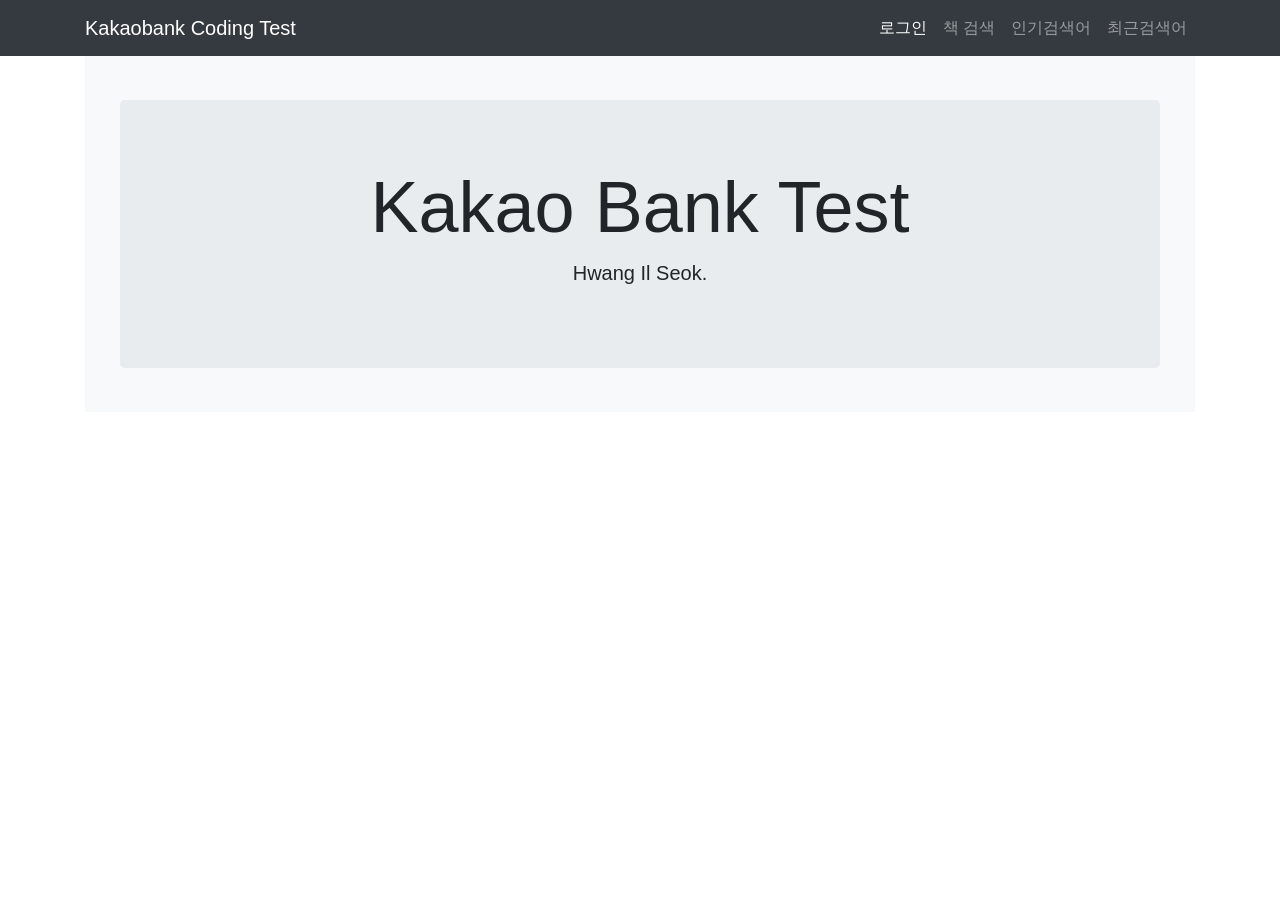
<file: kakaoank.test/src/main/resources/static/index.html>
<!DOCTYPE html>
<html lang="en">

<head>

  <meta charset="utf-8">
  <meta name="viewport" content="width=device-width, initial-scale=1, shrink-to-fit=no">
  <meta name="description" content="">
  <meta name="author" content="">

  <title>Heroic Features - Start Bootstrap Template</title>
  
  <!-- Custom styles for this template -->
  <link href="css/heroic-features.css" rel="stylesheet">
	
	<!-- include css -->
  <link href="css/common.css" rel="stylesheet">
  <link href="css/bootstrap/bootstrap.min.css" rel="stylesheet">	
	    <!-- include js -->
  <script src="js/jquery-3.4.1.min.js"></script>
  <script src="js/common.js"></script>
  <!-- Bootstrap core JavaScript -->
  <script src="js/bootstrap/bootstrap.bundle.min.js"></script>
    
</head>

   <body>
    <section class="body">
      <!--  head start -->
      
      
	  <!-- Navigation -->
	  <nav class="navbar navbar-expand-lg navbar-dark bg-dark fixed-top">
	    <div class="container">
	      <a class="navbar-brand" href="#">Kakaobank Coding Test</a>
	      <button class="navbar-toggler" type="button" data-toggle="collapse" data-target="#navbarResponsive" aria-controls="navbarResponsive" aria-expanded="false" aria-label="Toggle navigation">
	        <span class="navbar-toggler-icon"></span>
	      </button>
	      <div class="collapse navbar-collapse" id="navbarResponsive">
	        <ul class="navbar-nav ml-auto">
	          <li class="nav-item active">
	            <a id="nav-login" class="nav-link" href="javascript:ajaxLoad('GET', '/loginForm', '', null , null);">로그인
	              <span class="sr-only">(current)</span>
	            </a>
	          </li>
	          <li class="nav-item">
	            <a class="nav-link" href="javascript:ajaxLoad('GET', '/booksearch/searchBooksForm', '', null , null);">책 검색</a>
	          </li>
	          <li class="nav-item">
	            <a class="nav-link" href="javascript:ajaxLoad('GET', '/keyword/inquiry_popular', '', null , null);">인기검색어</a>
	          </li>
	           <li class="nav-item">
	            <a class="nav-link" href="javascript:ajaxLoad('GET', '/keyword/inquiry_history', '', null , null);">최근검색어</a>
	          </li>
	        </ul>
	      </div>
	    </div>
	  </nav>
	      
	  <!-- Page Content -->
	  <div class="container">
      <!--  head end -->
	      <!-- Masthead -->
			<section class="features-icons bg-light text-center">
	   	 		<div class="container" style="padding:20px">
			      <!--  content start -->
			      <!-- Page Content -->
			  	  <div class="container" id="main_container">
			     	 <!-- Jumbotron Header -->
					    <header class="jumbotron my-4">
					      <h1 class="display-3">Kakao Bank Test</h1>
					      <p class="lead">Hwang Il Seok.</p>
					    </header>
			      </div>
			      <!--  content end -->
			   </div>
		   </section>
	   
	   </div>
	   
    </section>


	<!-- Bootstrap core JavaScript -->
  </body>
  
</html>
</file>
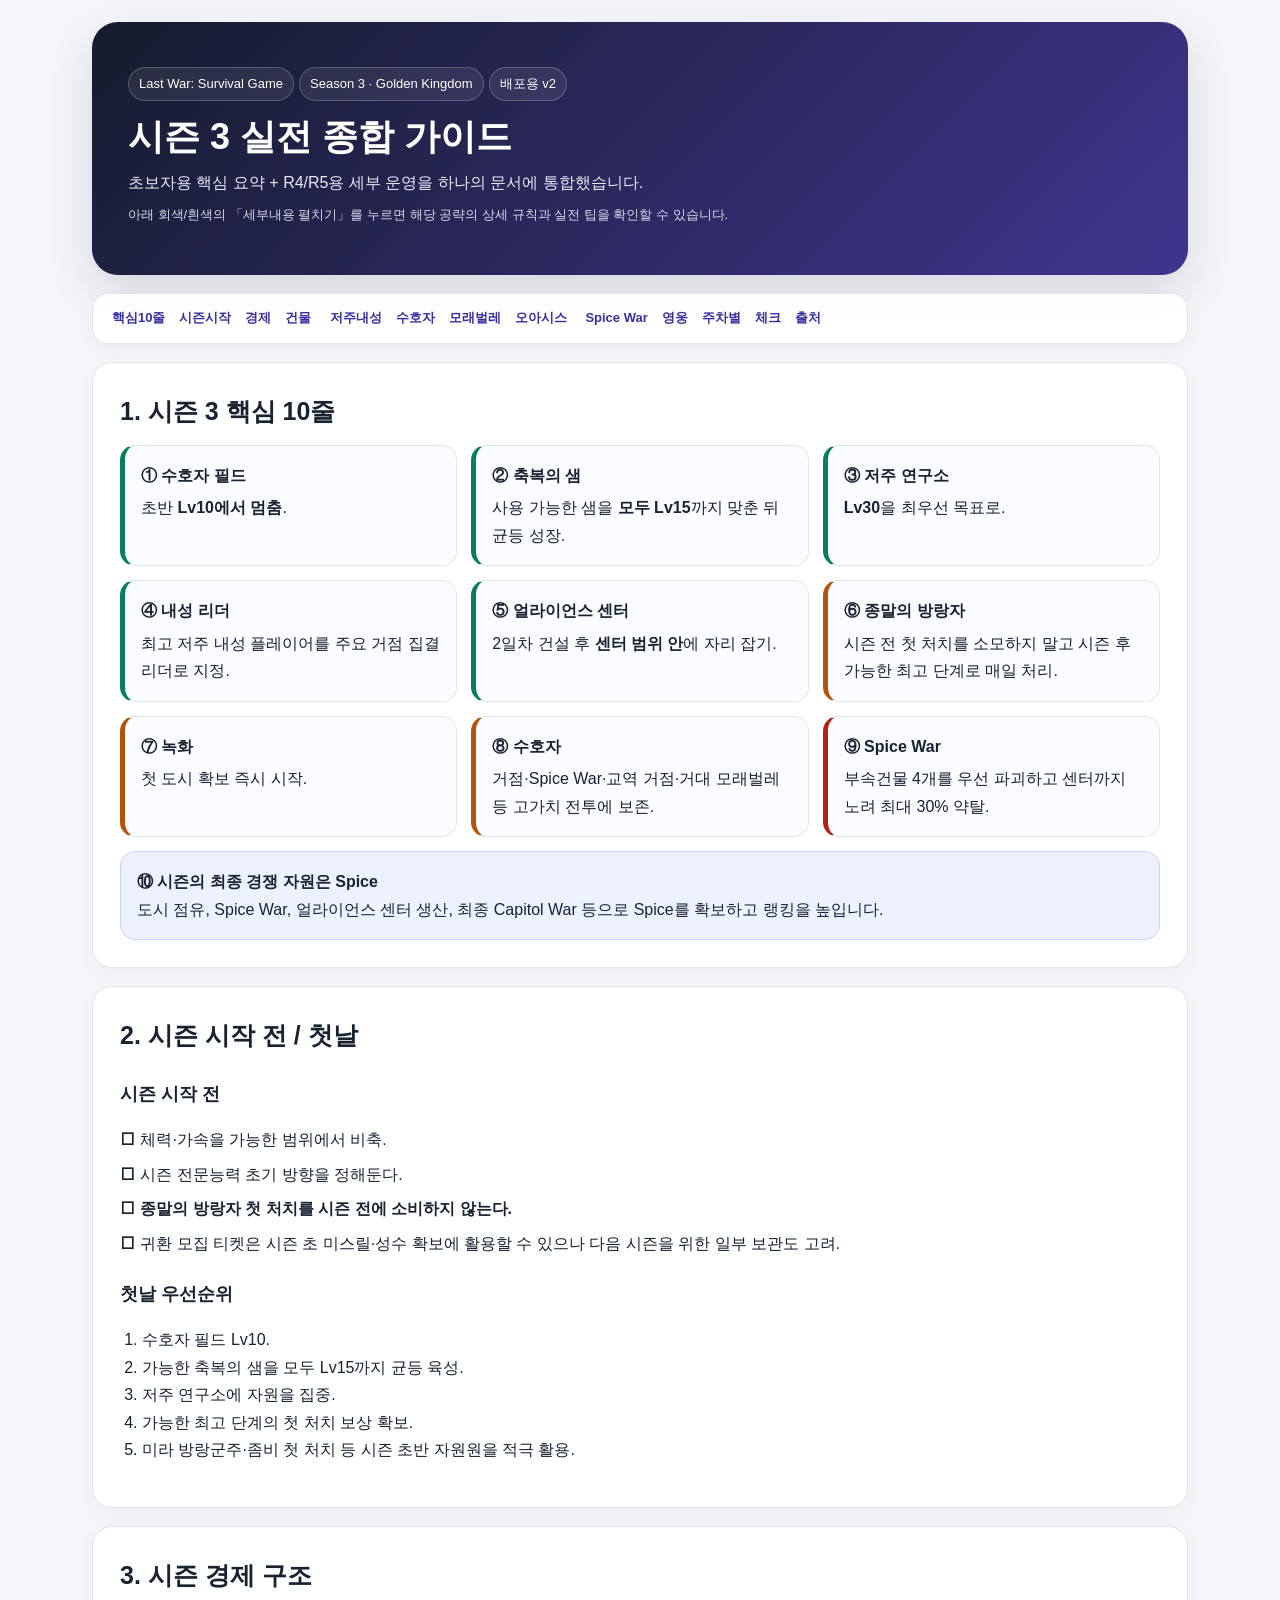
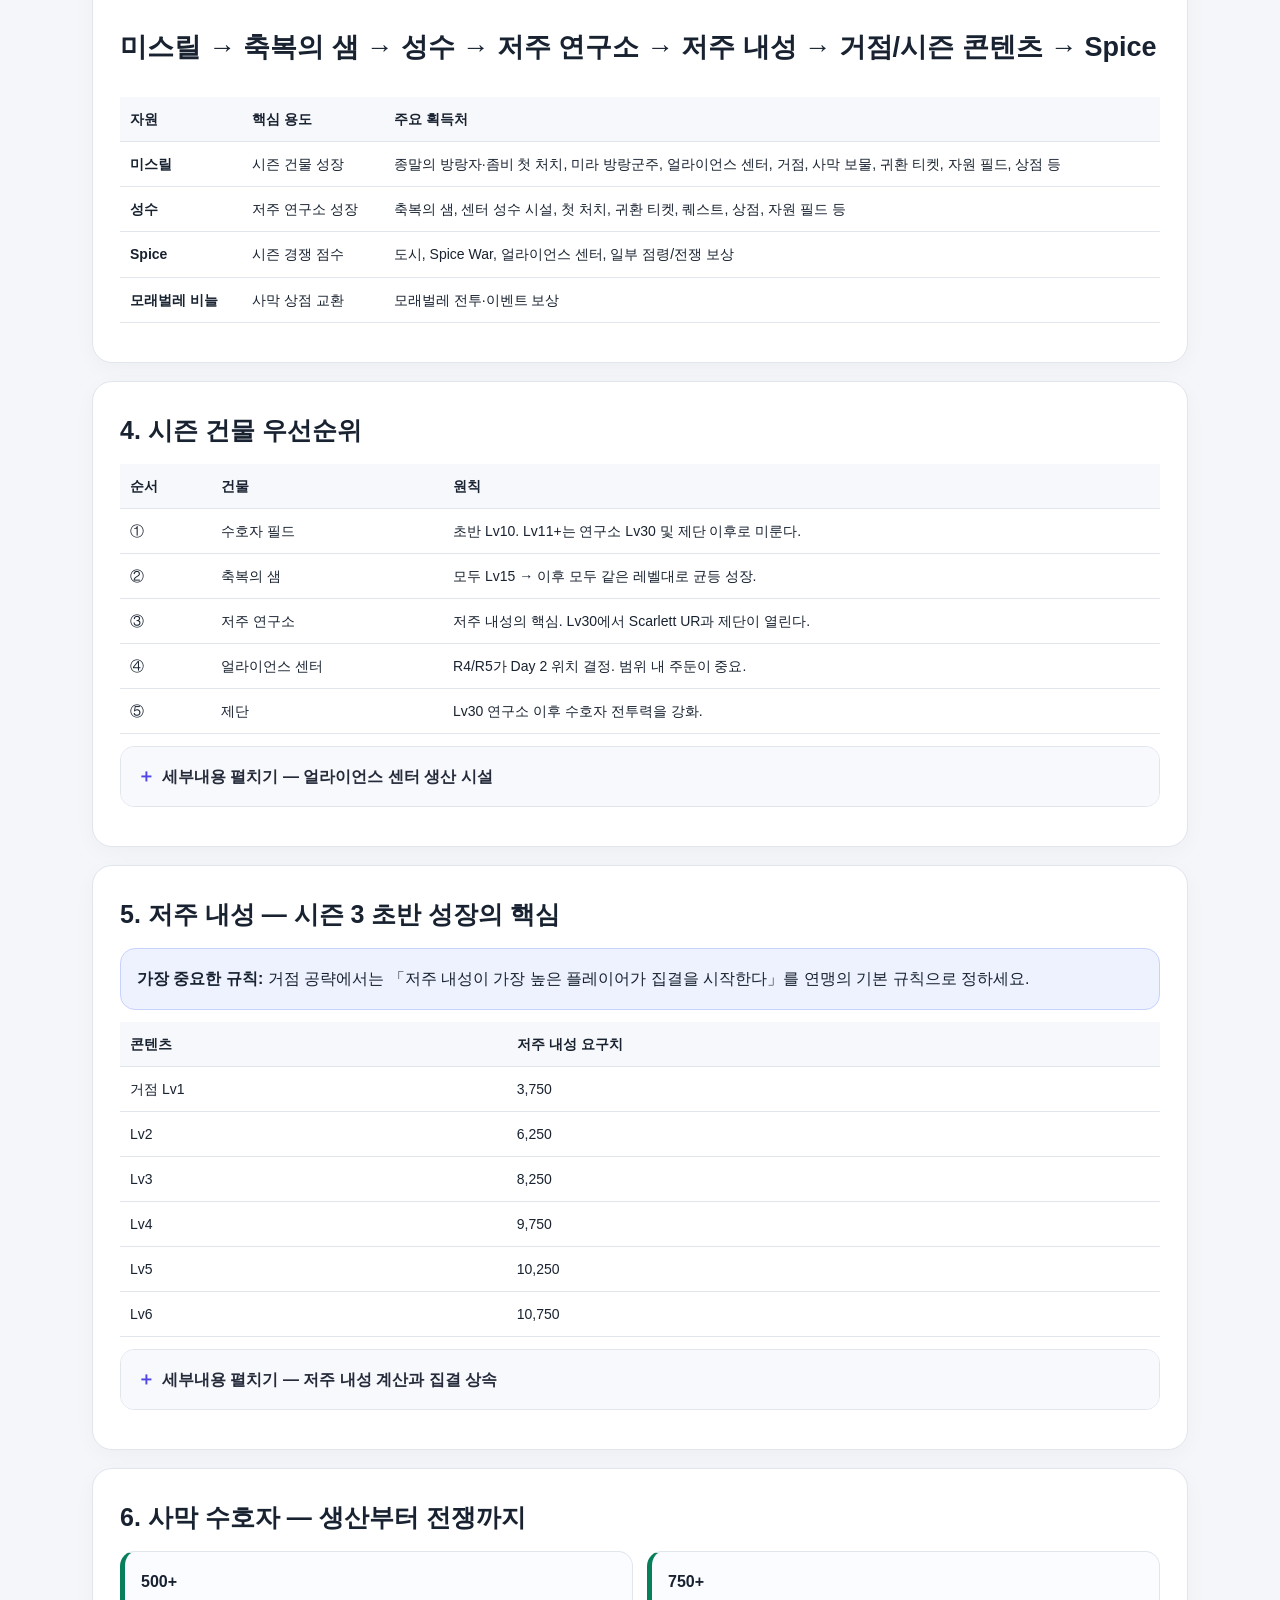
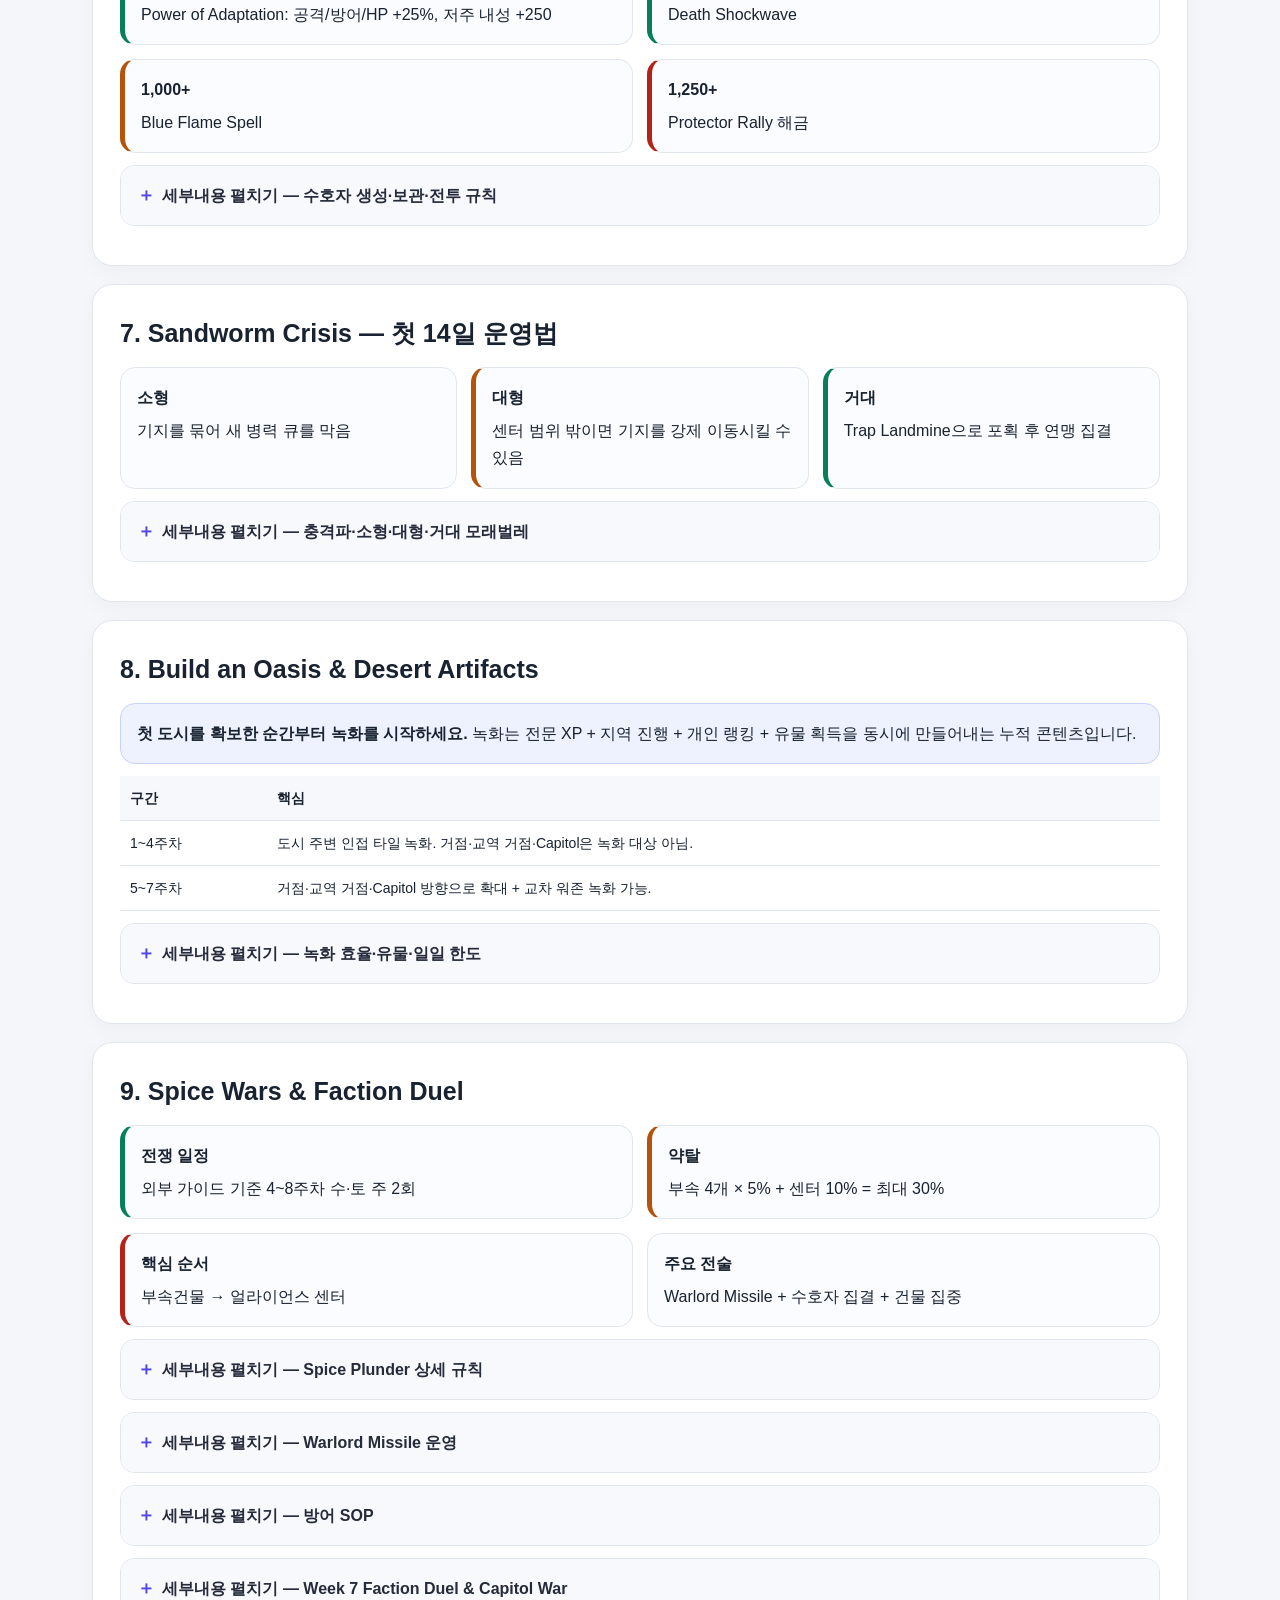
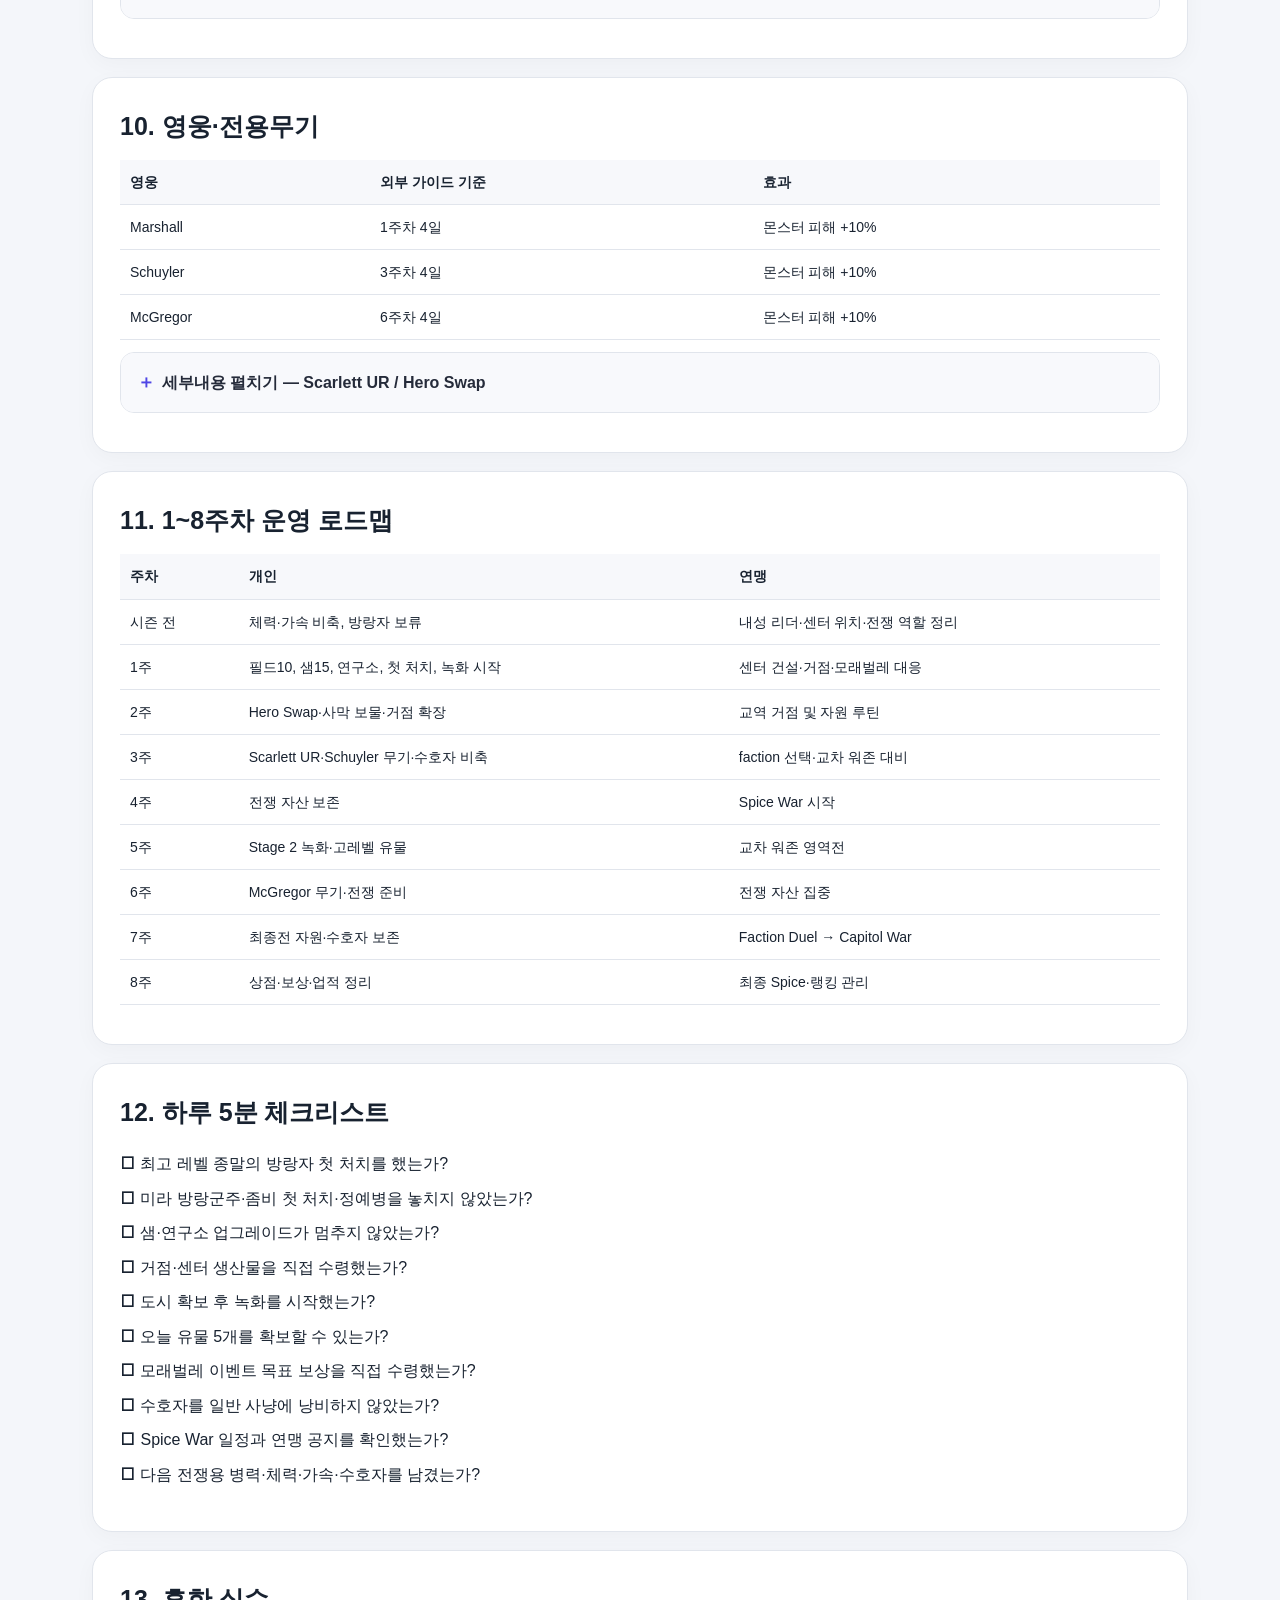
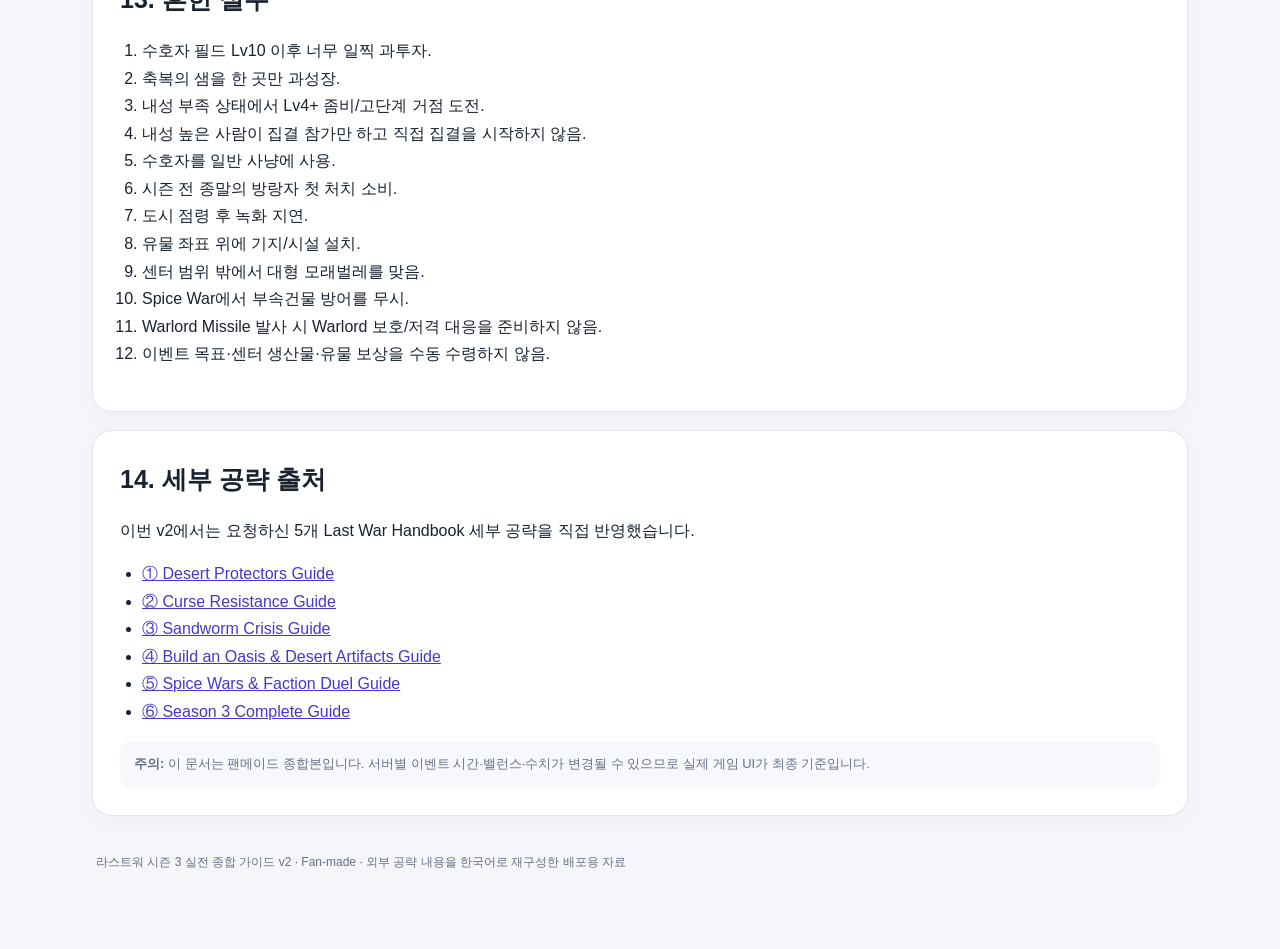
<file: kakaoank.test/src/라스트워_시즌3_가이드.html>
<!doctype html>
<html lang="ko">
<head>
<meta charset="utf-8">
<meta name="viewport" content="width=device-width,initial-scale=1">
<title>라스트워 시즌 3 실전 종합 가이드 v2</title>
<style>
:root{--bg:#f4f6fa;--card:#fff;--ink:#182230;--muted:#667085;--line:#e1e5ec;--p:#4f46e5;--p2:#3730a3;--g:#087f5b;--w:#b45309;--r:#b42318}
*{box-sizing:border-box}html{scroll-behavior:smooth}
body{margin:0;background:var(--bg);color:var(--ink);font-family:-apple-system,BlinkMacSystemFont,"Segoe UI","Noto Sans KR",sans-serif;line-height:1.72}
.wrap{max-width:1140px;margin:auto;padding:22px}
.hero{background:linear-gradient(135deg,#161b2d,#40358f);color:#fff;border-radius:26px;padding:42px 36px;margin-bottom:18px;box-shadow:0 18px 45px #11182722}
.hero h1{font-size:36px;line-height:1.25;margin:10px 0}.hero p{margin:7px 0;color:#e9e9f6}
.tag{display:inline-block;padding:5px 10px;border:1px solid #ffffff35;background:#ffffff14;border-radius:999px;font-size:13px;margin:3px 5px 3px 0}
nav{position:sticky;top:8px;z-index:20;background:#ffffffed;backdrop-filter:blur(12px);border:1px solid var(--line);border-radius:16px;padding:9px 12px;margin:14px 0;box-shadow:0 5px 20px #1118270c}
nav a{display:inline-block;text-decoration:none;color:var(--p2);font-weight:800;font-size:13px;margin:4px 7px}
.card{background:var(--card);border:1px solid var(--line);border-radius:20px;padding:27px;margin:18px 0;box-shadow:0 6px 22px #11182708}
h2{font-size:25px;margin:0 0 12px}h3{font-size:18px;margin:22px 0 8px}
.grid{display:grid;grid-template-columns:repeat(2,minmax(0,1fr));gap:14px}.grid3{display:grid;grid-template-columns:repeat(3,minmax(0,1fr));gap:14px}
.box{border:1px solid var(--line);border-radius:15px;padding:16px;background:#fbfcff}.box strong{display:block;margin-bottom:5px}
.good{border-left:5px solid var(--g)}.warn{border-left:5px solid var(--w)}.danger{border-left:5px solid var(--r)}
.callout{background:#eef2ff;border:1px solid #c7d2fe;border-radius:15px;padding:16px}
.note{font-size:13px;color:var(--muted);background:#f7f8fb;border-radius:12px;padding:12px 14px}
.small{font-size:13px;color:var(--muted)}.kpi{font-size:27px;font-weight:900}
table{width:100%;border-collapse:collapse;margin:12px 0;font-size:14px}th,td{border-bottom:1px solid var(--line);padding:10px;text-align:left;vertical-align:top}th{background:#f7f8fb}
ul,ol{padding-left:22px}.check{list-style:none;padding:0}.check li{margin:7px 0}.check li:before{content:"☐ ";font-weight:900}
a{color:#4338ca}.footer{font-size:12px;color:var(--muted);padding:18px 4px 55px}
.badge{display:inline-block;font-size:12px;font-weight:800;padding:3px 8px;border-radius:999px;background:#eef2ff;color:#3730a3}
details{border:1px solid var(--line);border-radius:14px;margin:12px 0;background:#fff;overflow:hidden}
details>summary{cursor:pointer;list-style:none;padding:14px 16px;font-weight:900;background:#f8f9fc;color:#252b3a}
details>summary::-webkit-details-marker{display:none}
details>summary:before{content:"＋";display:inline-block;width:25px;color:var(--p);font-size:18px}
details[open]>summary:before{content:"−"}
.details-body{padding:16px 18px;border-top:1px solid var(--line)}
.source-list a{word-break:break-all}
@media(max-width:760px){.wrap{padding:12px}.hero{padding:29px 22px}.hero h1{font-size:28px}.grid,.grid3{grid-template-columns:1fr}nav{top:0}nav a{margin:3px 5px}}
@media print{body{background:#fff}.hero{box-shadow:none}.card{break-inside:avoid;box-shadow:none}nav{position:static}details{break-inside:avoid}details[open] .details-body{display:block}}
</style>
</head>
<body>
<div class="wrap">

<section class="hero">
<span class="tag">Last War: Survival Game</span><span class="tag">Season 3 · Golden Kingdom</span><span class="tag">배포용 v2</span>
<h1>시즌 3 실전 종합 가이드</h1>
<p>초보자용 핵심 요약 + R4/R5용 세부 운영을 하나의 문서에 통합했습니다.</p>
<p class="small" style="color:#d8d9e8">아래 회색/흰색의 「세부내용 펼치기」를 누르면 해당 공략의 상세 규칙과 실전 팁을 확인할 수 있습니다.</p>
</section>

<nav>
<a href="#quick">핵심10줄</a><a href="#start">시즌시작</a><a href="#economy">경제</a><a href="#buildings">건물</a>
<a href="#resist">저주내성</a><a href="#protectors">수호자</a><a href="#sandworm">모래벌레</a><a href="#oasis">오아시스</a>
<a href="#spice">Spice War</a><a href="#heroes">영웅</a><a href="#weeks">주차별</a><a href="#daily">체크</a><a href="#sources">출처</a>
</nav>

<section id="quick" class="card">
<h2>1. 시즌 3 핵심 10줄</h2>
<div class="grid3">
<div class="box good"><strong>① 수호자 필드</strong>초반 <b>Lv10에서 멈춤</b>.</div>
<div class="box good"><strong>② 축복의 샘</strong>사용 가능한 샘을 <b>모두 Lv15</b>까지 맞춘 뒤 균등 성장.</div>
<div class="box good"><strong>③ 저주 연구소</strong><b>Lv30</b>을 최우선 목표로.</div>
<div class="box good"><strong>④ 내성 리더</strong>최고 저주 내성 플레이어를 주요 거점 집결 리더로 지정.</div>
<div class="box good"><strong>⑤ 얼라이언스 센터</strong>2일차 건설 후 <b>센터 범위 안</b>에 자리 잡기.</div>
<div class="box warn"><strong>⑥ 종말의 방랑자</strong>시즌 전 첫 처치를 소모하지 말고 시즌 후 가능한 최고 단계로 매일 처리.</div>
<div class="box warn"><strong>⑦ 녹화</strong>첫 도시 확보 즉시 시작.</div>
<div class="box warn"><strong>⑧ 수호자</strong>거점·Spice War·교역 거점·거대 모래벌레 등 고가치 전투에 보존.</div>
<div class="box danger"><strong>⑨ Spice War</strong>부속건물 4개를 우선 파괴하고 센터까지 노려 최대 30% 약탈.</div>
</div>
<div class="callout" style="margin-top:14px"><b>⑩ 시즌의 최종 경쟁 자원은 Spice</b><br>도시 점유, Spice War, 얼라이언스 센터 생산, 최종 Capitol War 등으로 Spice를 확보하고 랭킹을 높입니다.</div>
</section>

<section id="start" class="card">
<h2>2. 시즌 시작 전 / 첫날</h2>
<h3>시즌 시작 전</h3>
<ul class="check"><li>체력·가속을 가능한 범위에서 비축.</li><li>시즌 전문능력 초기 방향을 정해둔다.</li><li><b>종말의 방랑자 첫 처치를 시즌 전에 소비하지 않는다.</b></li><li>귀환 모집 티켓은 시즌 초 미스릴·성수 확보에 활용할 수 있으나 다음 시즌을 위한 일부 보관도 고려.</li></ul>
<h3>첫날 우선순위</h3>
<ol><li>수호자 필드 Lv10.</li><li>가능한 축복의 샘을 모두 Lv15까지 균등 육성.</li><li>저주 연구소에 자원을 집중.</li><li>가능한 최고 단계의 첫 처치 보상 확보.</li><li>미라 방랑군주·좀비 첫 처치 등 시즌 초반 자원원을 적극 활용.</li></ol>
</section>

<section id="economy" class="card">
<h2>3. 시즌 경제 구조</h2>
<p class="kpi">미스릴 → 축복의 샘 → 성수 → 저주 연구소 → 저주 내성 → 거점/시즌 콘텐츠 → Spice</p>
<table><tr><th>자원</th><th>핵심 용도</th><th>주요 획득처</th></tr>
<tr><td><b>미스릴</b></td><td>시즌 건물 성장</td><td>종말의 방랑자·좀비 첫 처치, 미라 방랑군주, 얼라이언스 센터, 거점, 사막 보물, 귀환 티켓, 자원 필드, 상점 등</td></tr>
<tr><td><b>성수</b></td><td>저주 연구소 성장</td><td>축복의 샘, 센터 성수 시설, 첫 처치, 귀환 티켓, 퀘스트, 상점, 자원 필드 등</td></tr>
<tr><td><b>Spice</b></td><td>시즌 경쟁 점수</td><td>도시, Spice War, 얼라이언스 센터, 일부 점령/전쟁 보상</td></tr>
<tr><td><b>모래벌레 비늘</b></td><td>사막 상점 교환</td><td>모래벌레 전투·이벤트 보상</td></tr>
</table>
</section>

<section id="buildings" class="card">
<h2>4. 시즌 건물 우선순위</h2>
<table><tr><th>순서</th><th>건물</th><th>원칙</th></tr>
<tr><td>①</td><td>수호자 필드</td><td>초반 Lv10. Lv11+는 연구소 Lv30 및 제단 이후로 미룬다.</td></tr>
<tr><td>②</td><td>축복의 샘</td><td>모두 Lv15 → 이후 모두 같은 레벨대로 균등 성장.</td></tr>
<tr><td>③</td><td>저주 연구소</td><td>저주 내성의 핵심. Lv30에서 Scarlett UR과 제단이 열린다.</td></tr>
<tr><td>④</td><td>얼라이언스 센터</td><td>R4/R5가 Day 2 위치 결정. 범위 내 주둔이 중요.</td></tr>
<tr><td>⑤</td><td>제단</td><td>Lv30 연구소 이후 수호자 전투력을 강화.</td></tr>
</table>
<details><summary>세부내용 펼치기 — 얼라이언스 센터 생산 시설</summary><div class="details-body">
<ul><li>외부 공략 기준 센터는 Spice 누적에 따라 자동 레벨업.</li><li>Lv5: Mithril Plant, Lv10: Exploratory Well, Lv15: Sacred Water Hut, Lv20: Obelisk가 핵심 생산/지원 시설로 열립니다.</li><li>생산물은 자동 수령이 아니므로 매일 센터 화면을 열어 직접 수령합니다.</li><li>특히 Lv20 Obelisk는 수호자 뿔 생산과 연결되므로 전쟁 준비 기간에 수령 누락을 피해야 합니다.</li></ul>
</div></details>
</section>

<section id="resist" class="card">
<h2>5. 저주 내성 — 시즌 3 초반 성장의 핵심</h2>
<div class="callout"><b>가장 중요한 규칙:</b> 거점 공략에서는 「저주 내성이 가장 높은 플레이어가 집결을 시작한다」를 연맹의 기본 규칙으로 정하세요.</div>
<table><tr><th>콘텐츠</th><th>저주 내성 요구치</th></tr><tr><td>거점 Lv1</td><td>3,750</td></tr><tr><td>Lv2</td><td>6,250</td></tr><tr><td>Lv3</td><td>8,250</td></tr><tr><td>Lv4</td><td>9,750</td></tr><tr><td>Lv5</td><td>10,250</td></tr><tr><td>Lv6</td><td>10,750</td></tr></table>
<details><summary>세부내용 펼치기 — 저주 내성 계산과 집결 상속</summary><div class="details-body">
<h3>내성의 기본 구조</h3>
<p>저주 내성은 하드 임계치 방식입니다. 요구치 이상이면 정상적으로 전투하고, 미달하면 피해 효율이 크게 떨어집니다.</p>
<ul><li>주요 원천: 저주 연구소 레벨</li><li>수호자 500+의 <b>Power of Adaptation</b>: 해당 행군에 +250 저주 내성</li><li>주간 패스: 초반 +250 저주 내성 보너스</li></ul>
<h3>집결 리더 상속</h3>
<p>집결에서는 <b>집결을 시작한 리더의 저주 내성</b>이 구성원에게 적용됩니다. 단, 특정 구성원의 자기 내성이 리더보다 높다면 그 구성원은 자기 내성을 적용받습니다.</p>
<p><b>중요:</b> 내성이 높은 사람이 단순 참가자로 들어오는 것만으로는 다른 사람에게 내성이 공유되지 않습니다. 반드시 그 플레이어가 집결을 시작해야 합니다.</p>
<h3>연맹 운영</h3>
<ul><li>Day 1에 주 내성 리더를 공지.</li><li>백업 내성 리더도 1명 지정.</li><li>초기 거점 집결은 주 내성 리더가 시작.</li><li>주 내성 리더는 일반 좀비 집결보다 내성 제한 콘텐츠에 우선 배치.</li></ul>
<h3>예외</h3>
<p>좀비 Lv1~3 및 모든 모래벌레에는 저주 내성이 필요하지 않습니다. Spice War의 지휘관 대 지휘관 PvP에도 저주 내성이 적용되지 않습니다.</p>
</div></details>
</section>

<section id="protectors" class="card">
<h2>6. 사막 수호자 — 생산부터 전쟁까지</h2>
<div class="grid">
<div class="box good"><strong>500+</strong>Power of Adaptation: 공격/방어/HP +25%, 저주 내성 +250</div>
<div class="box good"><strong>750+</strong>Death Shockwave</div>
<div class="box warn"><strong>1,000+</strong>Blue Flame Spell</div>
<div class="box danger"><strong>1,250+</strong>Protector Rally 해금</div>
</div>
<details><summary>세부내용 펼치기 — 수호자 생성·보관·전투 규칙</summary><div class="details-body">
<h3>수호자는 일반 병사가 아닙니다</h3>
<ul><li>시즌 3 전용 계절 병종이며 일반 병사보다 높은 기본 능력치를 가집니다.</li><li>전투에 참여한 수호자는 기본적으로 소모됩니다.</li><li>행군에 실었지만 실제 전투가 발생하지 않은 수호자는 필드로 돌아옵니다.</li><li>기지가 공격받아도 수호자 필드에 보관된 수호자는 안전합니다.</li></ul>
<h3>수호자 생성</h3>
<p>일반 훈련이 아니라 특정 병력 손실의 일부가 변환됩니다. 외부 가이드 기준 대상은 병원 수용 초과 사망, Duel VS 전투 사상자, Drill Ground Breach 사상자이며, 해당 손실의 10%가 대기 변환 풀에 들어갑니다. 이후 연맹원이 정찰기를 보내 변환합니다.</p>
<h3>수호자 뿔</h3>
<p>사막 상점과 얼라이언스 센터 Lv20 Obelisk 등에서 얻을 수 있습니다. 뿔 1개가 수호자 1명을 직접 추가하며, 사용 시 별도 확인창 없이 즉시 적용되는 것으로 안내되어 있으므로 실수 사용에 주의합니다.</p>
<h3>행군 탑재량</h3>
<p>영웅 1명당 해당 행군 총 병력의 약 1/10까지 수호자를 실을 수 있습니다. 따라서 수호자 전투에서는 작은 행군보다 가능한 한 완편 행군을 활용하는 편이 효율적입니다.</p>
<h3>Protector Rally</h3>
<p>1,250 수호자 조건을 충족하면 수호자 집결이 가능하며, 외부 가이드 기준 준비시간 1분·행군 속도 3배·리더 강화 상속이 핵심 장점입니다. Spice War와 Capitol War의 핵심 전투 형식으로 활용할 수 있습니다.</p>
<h3>사용하지 말아야 할 곳</h3><p>일반 좀비 파밍, 가치 낮은 PvP, 승산이 불확실한 공격에는 가급적 사용하지 않습니다.</p>
<h3>불굴의 의지</h3><p>전문능력 Lv70에서 잃은 수호자의 최대 10%를 반환하는 것으로 안내됩니다.</p>
</div></details>
</section>

<section id="sandworm" class="card">
<h2>7. Sandworm Crisis — 첫 14일 운영법</h2>
<div class="grid3">
<div class="box"><strong>소형</strong>기지를 묶어 새 병력 큐를 막음</div>
<div class="box warn"><strong>대형</strong>센터 범위 밖이면 기지를 강제 이동시킬 수 있음</div>
<div class="box good"><strong>거대</strong>Trap Landmine으로 포획 후 연맹 집결</div>
</div>
<details><summary>세부내용 펼치기 — 충격파·소형·대형·거대 모래벌레</summary><div class="details-body">
<h3>이벤트 기간</h3><p>외부 가이드 기준 시즌 3 1주차 Day 1부터 14일간 진행됩니다. 핵심 화폐는 Sandworm Scales이며 사막 상점에서 수호자 뿔·미스릴·성수·Desert Compass 등을 구매할 수 있습니다.</p>
<h3>충격파</h3><p>연맹원이 좀비·Doom Elite·맵 적을 처치하면 연맹 공용 충격파 게이지가 올라갑니다. 게이지를 마지막으로 채운 지휘관이 소형 모래벌레의 대상이 되며, 발견자 보너스를 받습니다.</p>
<h3>소형</h3><p>기지에서 새 병력 큐를 보낼 수 없게 만들지만 기존 행군과 진행 중인 집결은 계속됩니다. 텔레포트하면 모래벌레가 사라지는 대신 해당 조우의 보상을 포기하게 됩니다. 가능하면 연맹에 알리고 잡는 편이 좋습니다.</p>
<h3>대형</h3><p>집결 공격이 필요하며, <b>얼라이언스 센터 범위 밖</b>의 기지는 강제 이동될 수 있습니다. 따라서 시즌 초 Day 2부터 센터 범위 안에 있는 것이 매우 중요합니다.</p>
<h3>거대</h3><p>자유 이동 중에는 공격할 수 없고 <b>Trap Landmine</b>으로 포획해야 합니다. 포획자는 외부 가이드 기준 발견자 보너스 500 Scales를 받고, 연맹에는 5개짜리 상자 세트 3개가 지급됩니다.</p>
<h3>덫 설치 팁</h3><p>모래벌레 진행 방향을 몇 초 관찰한 뒤 현재 위치가 아니라 <b>진행 방향 앞쪽 2~3칸 길이</b> 정도에 덫을 설치하는 방식이 권장됩니다. 설치 전에 연맹 채팅에 알리고 집결 인원을 대기시키세요.</p>
<h3>보상 제한</h3><ul><li>모래벌레 상자 일일 수집 한도: 30개</li><li>이벤트 목표 보상은 자동 수령이 아니므로 이벤트 페이지에서 직접 수령</li><li>Scales는 주간 상점이 초기화되어도 보유량이 유지됨</li></ul>
</div></details>
</section>

<section id="oasis" class="card">
<h2>8. Build an Oasis & Desert Artifacts</h2>
<div class="callout"><b>첫 도시를 확보한 순간부터 녹화를 시작하세요.</b> 녹화는 전문 XP + 지역 진행 + 개인 랭킹 + 유물 획득을 동시에 만들어내는 누적 콘텐츠입니다.</div>
<table><tr><th>구간</th><th>핵심</th></tr><tr><td>1~4주차</td><td>도시 주변 인접 타일 녹화. 거점·교역 거점·Capitol은 녹화 대상 아님.</td></tr><tr><td>5~7주차</td><td>거점·교역 거점·Capitol 방향으로 확대 + 교차 워존 녹화 가능.</td></tr></table>
<details><summary>세부내용 펼치기 — 녹화 효율·유물·일일 한도</summary><div class="details-body">
<h3>녹화 규칙</h3><ul><li>기존 녹화 지역에 인접한 타일만 녹화 가능.</li><li>도시가 점령되면 주변 지역이 자동으로 녹화된 시작점이 됩니다.</li><li>같은 지역의 <b>80%</b> 녹화가 다음 단계 진행의 핵심 기준입니다.</li><li>다른 연맹이 점령한 도시가 만든 녹화 지역에서도 확장할 수 있습니다.</li></ul>
<h3>효율적인 비행</h3><ul><li>현재 녹화 지역의 중앙이 아니라 <b>가장자리(frontier)</b>에 정찰기를 보냅니다.</li><li>직선으로 안쪽을 반복하기보다 대각선 방향으로 외곽을 확장하면 적은 출동으로 더 많은 신규 타일을 확보하기 쉽습니다.</li><li>알려진 유물 좌표에는 기지·광산·시설을 세우지 않습니다.</li></ul>
<h3>전문능력 우선순위</h3><p><b>Double Greenification</b>은 1×1에서 3×3으로 녹화 범위를 확대하므로 장기적으로 가장 큰 효율 증가를 가져오는 핵심 스킬입니다. 이후 <b>Nature's Touch</b>로 9×9까지 확대할 수 있습니다.</p>
<h3>유물</h3><ul><li>유물은 고정 좌표에 묻혀 있으며 녹화로 해당 타일을 열면 자동 획득.</li><li>7단계까지 존재하며 Lv6~7의 Golden Chest에서 Weapon Shards가 중요한 보상입니다.</li><li>유물은 같은 시즌 같은 좌표에서 재생성되지 않습니다.</li><li><b>하루 최대 5개</b>를 개인이 획득할 수 있습니다.</li></ul>
<h3>매일 5개를 목표로</h3><p>현재 접근 가능한 녹화 지역에서 유물 좌표 5개를 먼저 찾고 그 타일을 의도적으로 녹화하세요. 랜덤 확장보다 일일 유물 한도를 채우는 방식이 개인 보상 측면에서 효율적입니다.</p>
<h3>연맹 운영</h3><p>같은 타일에 여러 명이 중복 출동하지 않도록 구역을 나누고, 5주차 전에 교차 워존에서 어느 지역을 지원할지 R4/R5가 미리 조율하는 것이 좋습니다.</p>
</div></details>
</section>

<section id="spice" class="card">
<h2>9. Spice Wars & Faction Duel</h2>
<div class="grid">
<div class="box good"><strong>전쟁 일정</strong>외부 가이드 기준 4~8주차 수·토 주 2회</div>
<div class="box warn"><strong>약탈</strong>부속 4개 × 5% + 센터 10% = 최대 30%</div>
<div class="box danger"><strong>핵심 순서</strong>부속건물 → 얼라이언스 센터</div>
<div class="box"><strong>주요 전술</strong>Warlord Missile + 수호자 집결 + 건물 집중</div>
</div>
<details><summary>세부내용 펼치기 — Spice Plunder 상세 규칙</summary><div class="details-body">
<table><tr><th>파괴 대상</th><th>Spice 약탈</th></tr><tr><td>Mithril Plant</td><td>5%</td></tr><tr><td>Exploratory Well</td><td>5%</td></tr><tr><td>Sacred Water Hut</td><td>5%</td></tr><tr><td>Obelisk</td><td>5%</td></tr><tr><td>Alliance Center</td><td>10%</td></tr><tr><td><b>총 최대</b></td><td><b>30%</b></td></tr></table>
<p><b>중요:</b> 센터를 먼저 파괴해도 이후 부속건물의 5%가 사라지는 것은 아닙니다. 다만 센터가 가장 어렵고 방어가 강한 목표이므로, 시간이 부족해질 경우를 대비해 부속건물을 먼저 파괴하는 것이 전술적으로 유리합니다.</p>
<p>또한 전쟁의 승패 자체가 약탈 여부를 결정하지 않습니다. 건물을 파괴하면 해당 건물의 Spice가 이전됩니다.</p>
</div></details>
<details><summary>세부내용 펼치기 — Warlord Missile 운영</summary><div class="details-body">
<ul><li>공격 연맹 R5인 Warlord가 준비/전쟁 단계에서 미사일을 발사할 수 있습니다.</li><li>발사 후 <b>3분 카운트다운</b> 동안 Warlord의 위치가 공개되고 공격받을 수 있습니다.</li><li>Warlord가 카운트다운 동안 돌파당하면 발사가 실패하며, 외부 가이드 기준 72시간 재사용 대기시간이 적용됩니다.</li><li>성공하면 선언한 목표 지역에 35×35 타일 규모의 오염 지역 효과가 발생합니다.</li><li>공격 측은 발사 전에 Warlord 주변을 방어하고, 방어 측은 위치가 공개되는 즉시 빠른 부대로 Warlord를 압박합니다.</li></ul>
<p class="note">사용자 제공 자료에는 미사일 이후 강제 이동·재배치 사례가 있으므로, 전쟁 전 「미사일 발사 → 적 진입 → 센터 주변 재배치」 담당자를 미리 정하는 것을 권장합니다.</p>
</div></details>
<details><summary>세부내용 펼치기 — 방어 SOP</summary><div class="details-body">
<ol><li>전쟁 전 센터 내구도를 최대한 회복.</li><li>센터뿐 아니라 4개 부속건물에도 방어 병력을 배치.</li><li>가장 강한 병력과 수호자를 핵심 건물에 분산.</li><li>공격자의 건물 접근을 최대한 먼저 차단.</li><li>미사일 발사 알림이 뜨면 Warlord 위치를 찾아 즉시 압박.</li><li>Protector Rally가 들어오는 건물은 한 부대가 아니라 중첩 방어.</li></ol>
</div></details>
<details><summary>세부내용 펼치기 — Week 7 Faction Duel & Capitol War</summary><div class="details-body">
<p>Week 7은 6일간 Invasion Rights 경쟁 후 Day 7 Capitol War로 이어지는 최종전 구간입니다.</p>
<table><tr><th>활동</th><th>자료상 포인트</th></tr><tr><td>Apex Arena 1위</td><td>500,000</td></tr><tr><td>Advanced Storm Arena 1위</td><td>500,000</td></tr><tr><td>Desert Storm 승리</td><td>50,000</td></tr><tr><td>Alliance Duel 승리</td><td>25,000</td></tr><tr><td>Trade Truck 약탈</td><td>10,000</td></tr></table>
<p>Capitol War에서는 Capitol이 <b>+10,000,000 Spice</b>, 각 Cannon이 <b>+5,000,000 Spice</b>로 안내됩니다. Capitol만 보지 말고 Cannon 목표도 분담해야 합니다.</p>
<p>이 단계는 한 연맹 단독전이 아니라 같은 faction의 여러 워존·연맹이 함께 움직이는 구조이므로, 공격 목표·시간·수호자 예비량을 사전에 합의하는 것이 중요합니다.</p>
</div></details>
</section>

<section id="heroes" class="card">
<h2>10. 영웅·전용무기</h2>
<table><tr><th>영웅</th><th>외부 가이드 기준</th><th>효과</th></tr><tr><td>Marshall</td><td>1주차 4일</td><td>몬스터 피해 +10%</td></tr><tr><td>Schuyler</td><td>3주차 4일</td><td>몬스터 피해 +10%</td></tr><tr><td>McGregor</td><td>6주차 4일</td><td>몬스터 피해 +10%</td></tr></table>
<details><summary>세부내용 펼치기 — Scarlett UR / Hero Swap</summary><div class="details-body">
<ul><li>Scarlett은 시즌 3에서 UR 승급 대상입니다.</li><li>외부 가이드 기준 저주 연구소 Lv30에서 Scarlett UR 승급이 열립니다.</li><li>사용자 자료에는 UR 배지, Scarlett 조각, 5성 조건이 함께 정리되어 있습니다.</li><li>Hero Swap은 2주차에 진행되며 레벨·별·장비 등을 1:1로 교환할 수 있습니다.</li><li>전용무기는 영웅 교체로 그대로 이전되지 않으며, 영웅이 5성 미만이 되면 전용무기가 비활성화될 수 있습니다.</li></ul>
</div></details>
</section>

<section id="weeks" class="card">
<h2>11. 1~8주차 운영 로드맵</h2>
<table><tr><th>주차</th><th>개인</th><th>연맹</th></tr>
<tr><td>시즌 전</td><td>체력·가속 비축, 방랑자 보류</td><td>내성 리더·센터 위치·전쟁 역할 정리</td></tr>
<tr><td>1주</td><td>필드10, 샘15, 연구소, 첫 처치, 녹화 시작</td><td>센터 건설·거점·모래벌레 대응</td></tr>
<tr><td>2주</td><td>Hero Swap·사막 보물·거점 확장</td><td>교역 거점 및 자원 루틴</td></tr>
<tr><td>3주</td><td>Scarlett UR·Schuyler 무기·수호자 비축</td><td>faction 선택·교차 워존 대비</td></tr>
<tr><td>4주</td><td>전쟁 자산 보존</td><td>Spice War 시작</td></tr>
<tr><td>5주</td><td>Stage 2 녹화·고레벨 유물</td><td>교차 워존 영역전</td></tr>
<tr><td>6주</td><td>McGregor 무기·전쟁 준비</td><td>전쟁 자산 집중</td></tr>
<tr><td>7주</td><td>최종전 자원·수호자 보존</td><td>Faction Duel → Capitol War</td></tr>
<tr><td>8주</td><td>상점·보상·업적 정리</td><td>최종 Spice·랭킹 관리</td></tr></table>
</section>

<section id="daily" class="card">
<h2>12. 하루 5분 체크리스트</h2>
<ul class="check">
<li>최고 레벨 종말의 방랑자 첫 처치를 했는가?</li><li>미라 방랑군주·좀비 첫 처치·정예병을 놓치지 않았는가?</li>
<li>샘·연구소 업그레이드가 멈추지 않았는가?</li><li>거점·센터 생산물을 직접 수령했는가?</li>
<li>도시 확보 후 녹화를 시작했는가?</li><li>오늘 유물 5개를 확보할 수 있는가?</li><li>모래벌레 이벤트 목표 보상을 직접 수령했는가?</li>
<li>수호자를 일반 사냥에 낭비하지 않았는가?</li><li>Spice War 일정과 연맹 공지를 확인했는가?</li>
<li>다음 전쟁용 병력·체력·가속·수호자를 남겼는가?</li>
</ul>
</section>

<section id="mistakes" class="card">
<h2>13. 흔한 실수</h2>
<ol>
<li>수호자 필드 Lv10 이후 너무 일찍 과투자.</li><li>축복의 샘을 한 곳만 과성장.</li><li>내성 부족 상태에서 Lv4+ 좀비/고단계 거점 도전.</li>
<li>내성 높은 사람이 집결 참가만 하고 직접 집결을 시작하지 않음.</li><li>수호자를 일반 사냥에 사용.</li><li>시즌 전 종말의 방랑자 첫 처치 소비.</li>
<li>도시 점령 후 녹화 지연.</li><li>유물 좌표 위에 기지/시설 설치.</li><li>센터 범위 밖에서 대형 모래벌레를 맞음.</li>
<li>Spice War에서 부속건물 방어를 무시.</li><li>Warlord Missile 발사 시 Warlord 보호/저격 대응을 준비하지 않음.</li><li>이벤트 목표·센터 생산물·유물 보상을 수동 수령하지 않음.</li>
</ol>
</section>

<section id="sources" class="card">
<h2>14. 세부 공략 출처</h2>
<p>이번 v2에서는 요청하신 5개 Last War Handbook 세부 공략을 직접 반영했습니다.</p>
<ul class="source-list">
<li><a href="https://lastwarhandbook.com/guides/season-3-desert-protectors-guide" target="_blank" rel="noopener">① Desert Protectors Guide</a></li>
<li><a href="https://lastwarhandbook.com/guides/season-3-curse-resistance-guide" target="_blank" rel="noopener">② Curse Resistance Guide</a></li>
<li><a href="https://lastwarhandbook.com/guides/season-3-sandworm-crisis-guide" target="_blank" rel="noopener">③ Sandworm Crisis Guide</a></li>
<li><a href="https://lastwarhandbook.com/guides/season-3-oasis-desert-artifacts-guide" target="_blank" rel="noopener">④ Build an Oasis & Desert Artifacts Guide</a></li>
<li><a href="https://lastwarhandbook.com/guides/season-3-spice-wars-faction-duel-guide" target="_blank" rel="noopener">⑤ Spice Wars & Faction Duel Guide</a></li>
<li><a href="https://lastwarhandbook.com/guides/season-3-guide" target="_blank" rel="noopener">⑥ Season 3 Complete Guide</a></li>
</ul>
<div class="note"><b>주의:</b> 이 문서는 팬메이드 종합본입니다. 서버별 이벤트 시간·밸런스·수치가 변경될 수 있으므로 실제 게임 UI가 최종 기준입니다.</div>
</section>

<div class="footer">라스트워 시즌 3 실전 종합 가이드 v2 · Fan-made · 외부 공략 내용을 한국어로 재구성한 배포용 자료</div>
</div>
</body>
</html>
</file>
<file: kakaoank.test/src/main/resources/static/css/common.css>
@charset "EUC-KR";


.margin{height:100px;width:100%;}
.button_margin{height:20px;width:100%;}
.board_type1_wrap{max-width:1200px;width:100%;margin:auto;background:white;}
/*���*/

.board_list_type1{width:100%;table-layout:fixed;}
.board_list_type1 thead tr{font-size:20px;color:white;background:black;height:60px;}
.board_list_type1 tbody tr{border-bottom:1px solid #e4e4e4;font-size:16px;height:50px;}
.board_list_type1 tbody tr .left{text-align:left;padding-left:10px;padding-right:10px;}

.board_list_type1 thead tr th:nth-child(1){width:60%;}
.board_list_type1 thead tr th:nth-child(2){width:10%}
.board_list_type1 thead tr th:nth-child(3){width:12%}
.board_list_type1 tbody tr td:nth-child(1){width:60%;text-overflow:ellipsis;overflow:hidden;white-space:nowrap;}
.board_list_type1 tbody tr td:nth-child(2){width:10%}
.board_list_type1 tbody tr td:nth-child(3){width:12%}



@media only screen and (max-width:760px){
	.active_type{display:none;}

	.board_list_type1 thead tr th:nth-child(1){width:90%;}
	.board_list_type1 thead tr th:nth-child(2){width:0%}
	.board_list_type1 thead tr th:nth-child(3){width:0%}
	
	.board_list_type1 tbody tr td:nth-child(1){width:90%;}
	.board_list_type1 tbody tr td:nth-child(2){width:0%}
	.board_list_type1 tbody tr td:nth-child(3){width:0%}
}
/*�۾���*/

.board_type1_write_wrap{width:90%;margin:auto;background:white;}
.board_type1_write_button_wrap{width:90%;margin:auto;background:white;font-size:16px;padding-left: 10px;padding-right: 10px;}
.board_write_type1{width:100%;table-layout:fixed;font-size:16px;color:black;}
.board_write_type1 tbody tr td{height:100px;}
.board_write_type1 tbody tr td .split_three{padding:0;margin:0;width:100%;list-style:none;}
.board_write_type1 tbody tr td .split_three li{width:33.333%;padding:0;margin:0;float:left;padding-right:5%;}
.board_write_type1 tbody tr td div{padding-top:5px;padding-bottom:5px;}
.board_write_type1 tbody tr .column_name{font-weight:800;}
.board_write_type1 tbody tr .column_desc{}
.board_write_type1 tbody tr .left{text-align:left;padding-left:10px;padding-right:10px;}
.text_type1{width:100%;height:35px;border-radius:5px;padding-left:10px;padding-right:10px;}
.text_type2{width:90%;height:35px;border-radius:5px;padding-left:10px;padding-right:10px;}
.checkwrap_type1{margin-right:20px;float:left;}
.check_type1{border-radius:5px;margin-right:10px;}
.textarea_type1{width:100%;height:350px;border-radius:5px;}
.write_button_right{float:right;}
.write_button_left{float:left;}
.button_type1{background:blue;color:white;border:none;padding:10px;border-radius:5px;}
.button_type2{background:red;color:white;border:none;padding:10px;border-radius:5px;}
@media only screen and (max-width:760px){
	.board_write_type1 tbody tr td .split_three li{width:100%;float:none;padding-right:0%;}
	
}



/*layer popup*/
* {
  margin: 0;
  padding: 0;
}

body {
  margin: 100px;
}

.pop-layer .pop-container {
  padding: 20px 25px;
}

.pop-layer p.ctxt {
  color: #666;
  line-height: 25px;
}

.pop-layer .btn-r {
  width: 100%;
  margin: 10px 0 20px;
  padding-top: 10px;
  border-top: 1px solid #DDD;
  text-align: right;
}

.pop-layer {
  display: none;
  position: absolute;
  top: 50%;
  left: 50%;
  width: 1000px;
  height: auto;
  background-color: #fff;
  border: 5px solid #3571B5;
  z-index: 10;
}

.dim-layer {
  display: none;
  position: fixed;
  _position: absolute;
  top: 0;
  left: 0;
  width: 100%;
  height: 100%;
  z-index: 100;
}

.dim-layer .dimBg {
  position: absolute;
  top: 0;
  left: 0;
  width: 100%;
  height: 100%;
  background: #000;
  opacity: .5;
  filter: alpha(opacity=50);
}

.dim-layer .pop-layer {
  display: block;
}

a.btn-layerClose {
  display: inline-block;
  height: 25px;
  padding: 0 14px 0;
  border: 1px solid #304a8a;
  background-color: #3f5a9d;
  font-size: 13px;
  color: #fff;
  line-height: 25px;
}

a.btn-layerClose:hover {
  border: 1px solid #091940;
  background-color: #1f326a;
  color: #fff;
}


/*����¡*/
.list_number{padding-top:25px; text-align:center;}
.list_n_menu {padding:3px; MARGIN:3px; TEXT-ALIGN: center}
.list_n_menu A {padding:5px 8px 4px 8px; MARGIN: 2px; BORDER: #ccc 1px solid; COLOR: #999; TEXT-DECORATION: none}
.list_n_menu A:hover {BORDER:#999 1px solid; COLOR: #666;}
.list_n_menu A:active {BORDER:#999 1px solid; COLOR: #666;}
.list_n_menu .current {BORDER: #117bff 1px solid; padding:5px 8px 4px 8px; FONT-WEIGHT: bold; MARGIN: 2px; COLOR: #036cb4;}
.list_n_menu .disabled {BORDER: #eee 1px solid; padding:5px 8px 4px 8px; MARGIN: 2px; COLOR: #ddd;} 


/*���̺�*/

table.type01 { border-collapse: collapse; text-align: left; line-height: 1.5; margin : 20px 10px;}
table.type01 th { width: 150px; padding: 10px; font-weight: bold; vertical-align: top; border: 1px solid #ccc;}
table.type01 td { width: 350px; padding: 10px; vertical-align: top; border: 1px solid #ccc; }
</file>
<file: kakaoank.test/src/main/resources/static/css/heroic-features.css>
/*!
 * Start Bootstrap - Heroic Features (https://startbootstrap.com/template-overviews/heroic-features)
 * Copyright 2013-2019 Start Bootstrap
 * Licensed under MIT (https://github.com/BlackrockDigital/startbootstrap-heroic-features/blob/master/LICENSE)
 */
body {
  padding-top: 56px;
}
</file>
